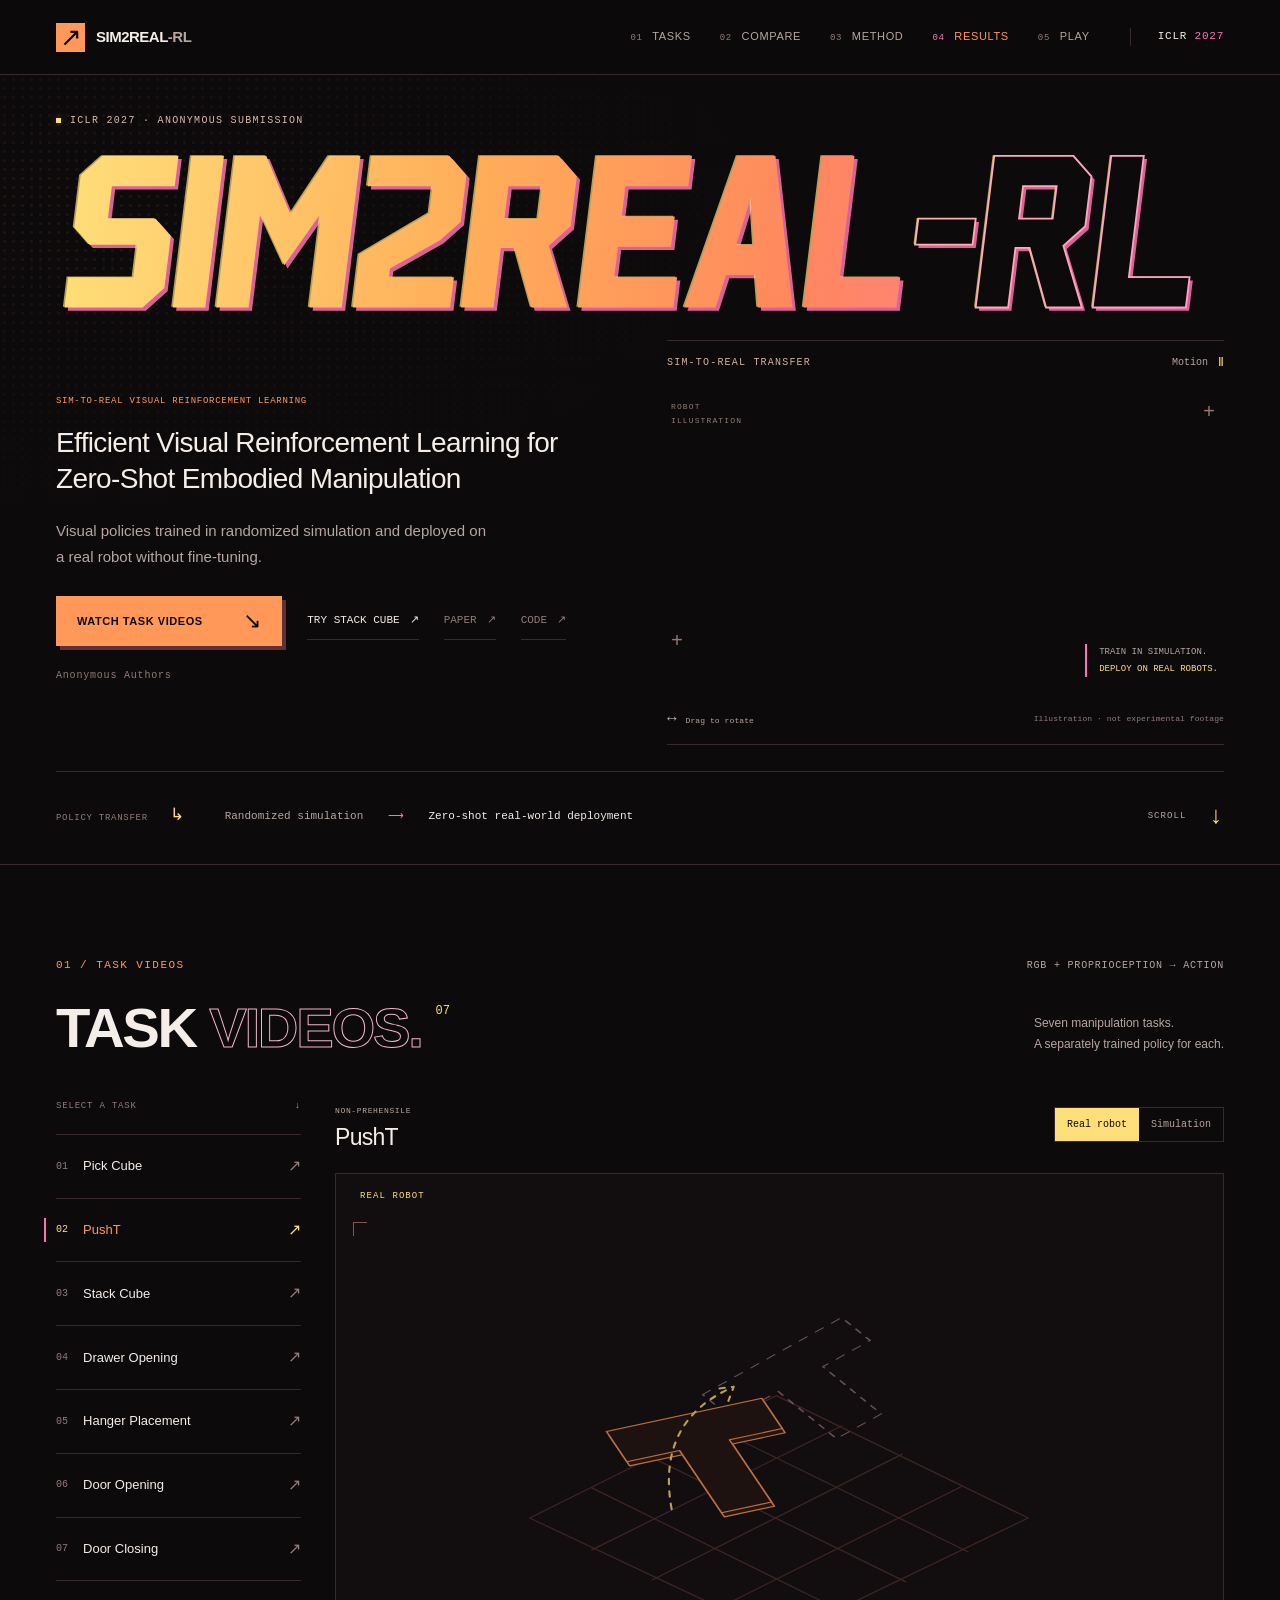
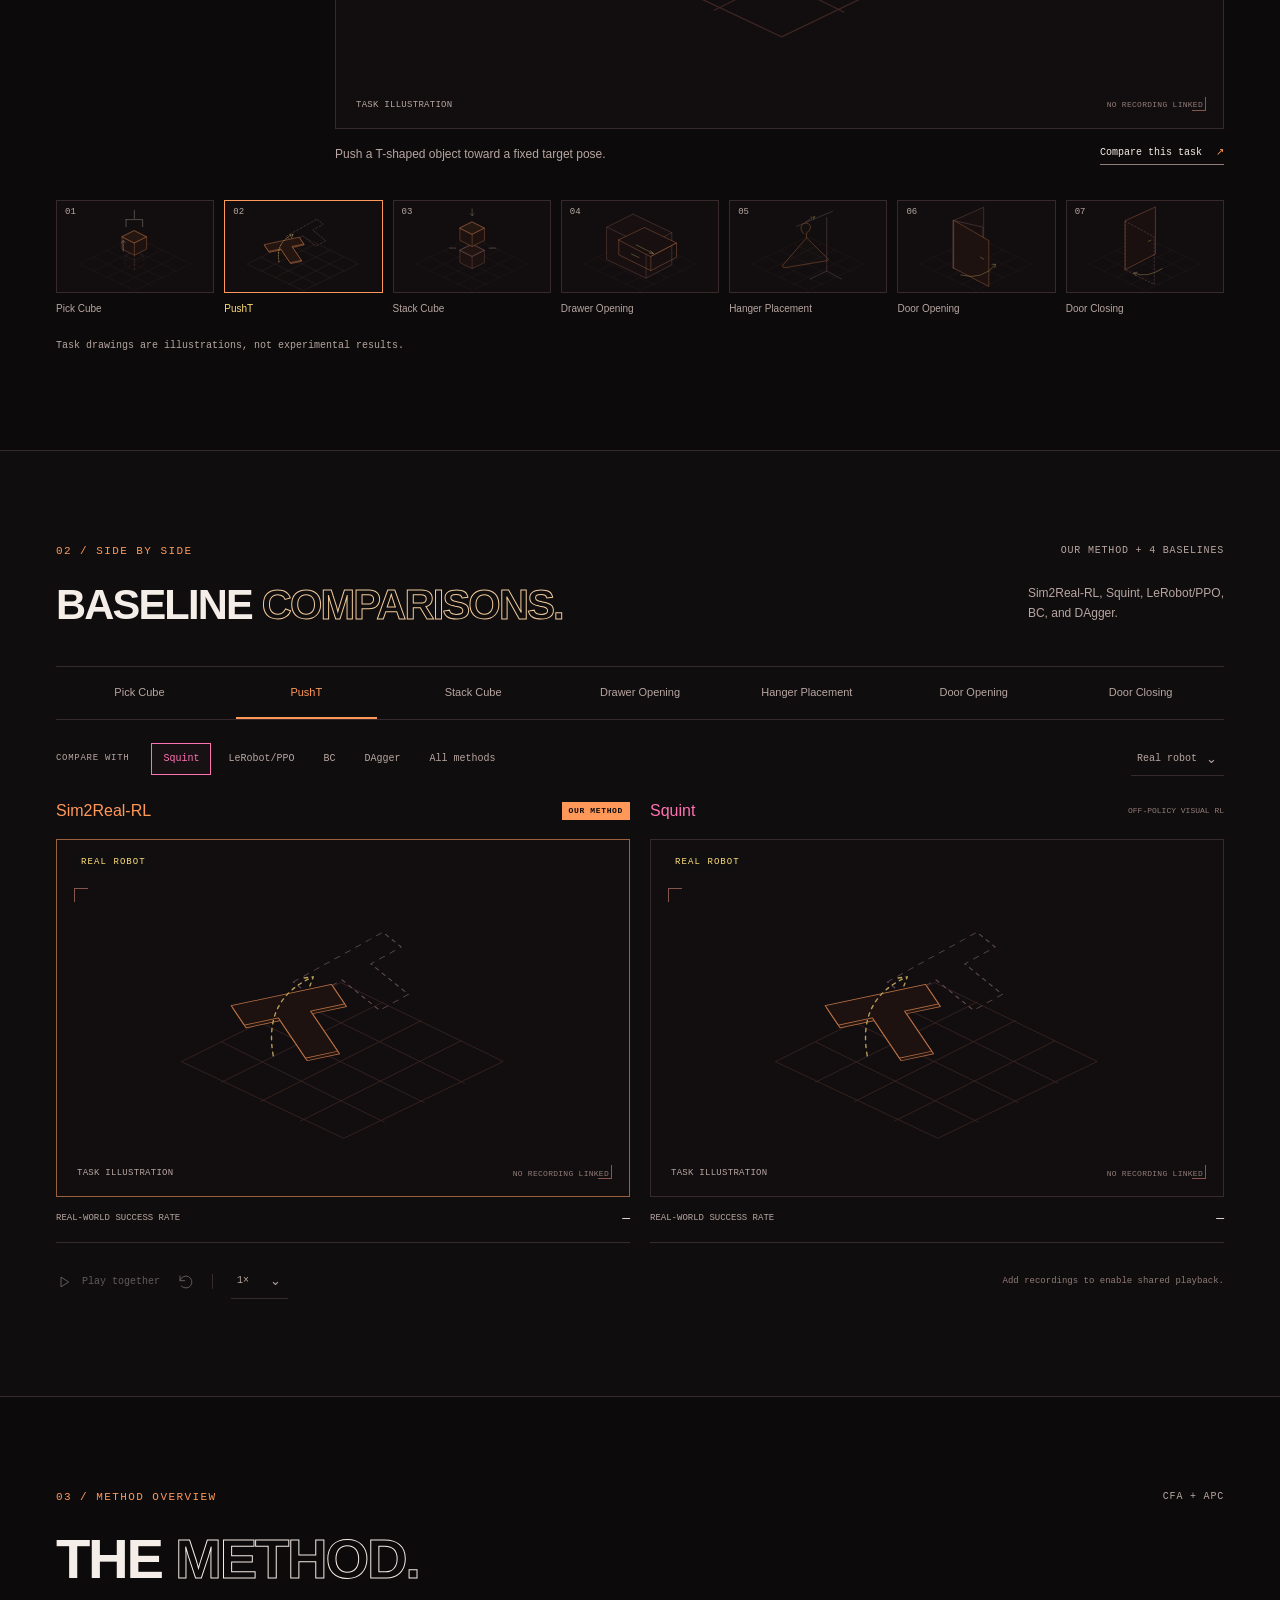
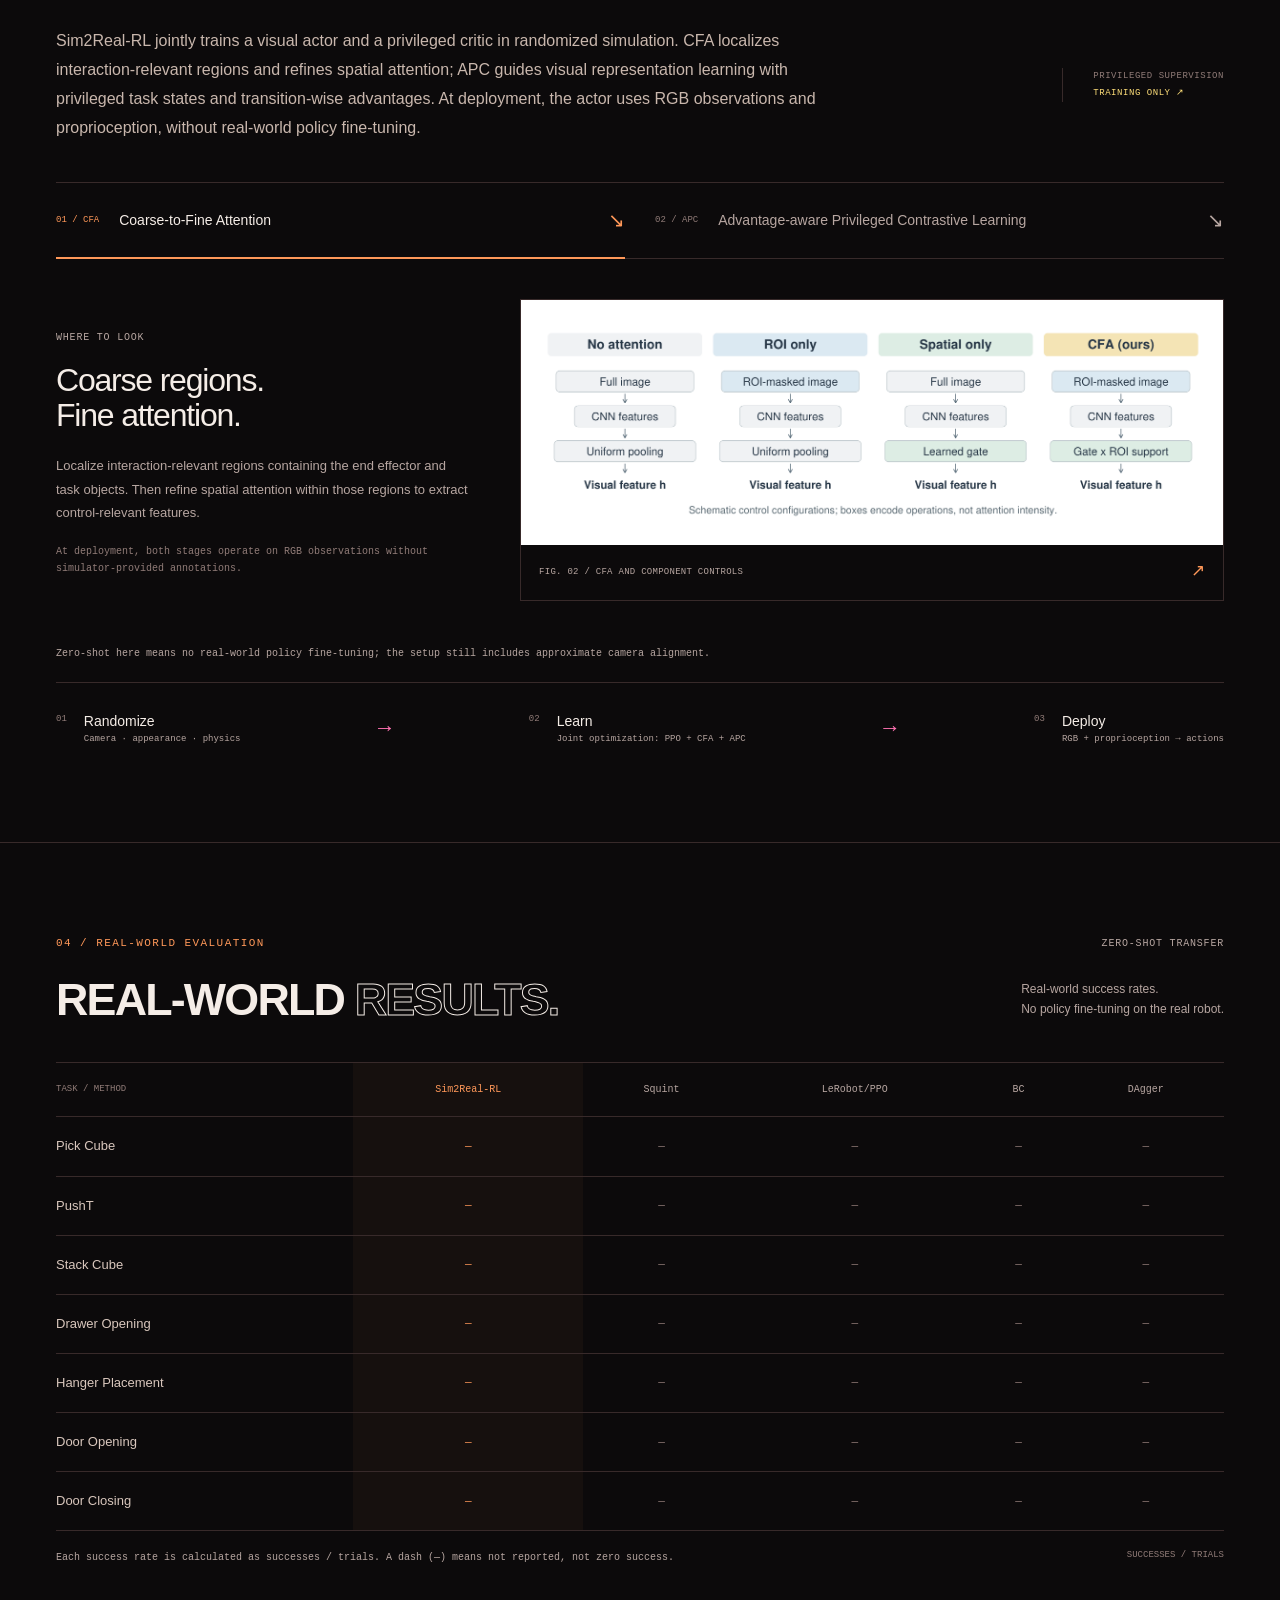
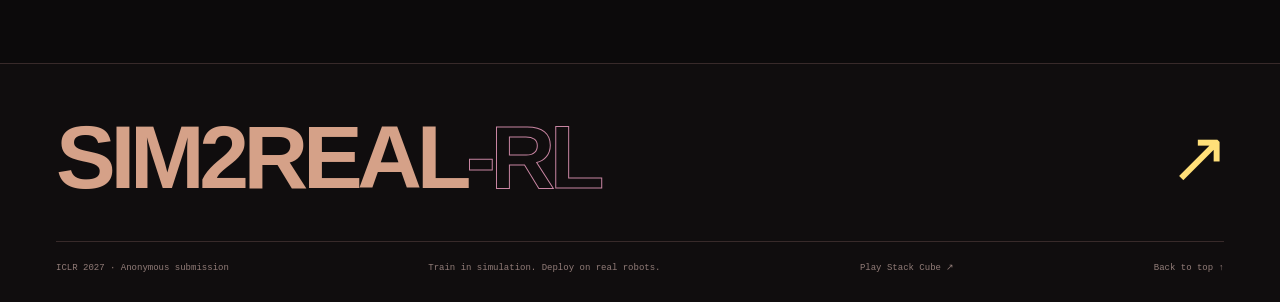
<file: index.html>
<!doctype html>
<html lang="en">
<head>
  <meta charset="utf-8">
  <meta name="viewport" content="width=device-width,initial-scale=1">
  <meta name="theme-color" content="#0c0a0b">
  <meta name="description" content="Sim2Real-RL — Efficient Visual Reinforcement Learning for Zero-Shot Embodied Manipulation. Anonymous project page.">
  <meta name="robots" content="noindex,nofollow,noarchive">
  <meta name="referrer" content="no-referrer">
  <title>Sim2Real-RL — Efficient Visual Reinforcement Learning for Zero-Shot Embodied Manipulation</title>
  <link rel="icon" href="assets/figures/favicon.svg?v=4-copy" type="image/svg+xml">
  <link rel="stylesheet" href="assets/css/neon.css?v=4-copy">
  <script src="assets/js/content.js?v=2" defer></script>
  <script src="assets/js/media-index.js?v=2" defer></script>
  <script src="assets/js/neon.js?v=4-copy" defer></script>
</head>
<body>
  <a class="skip" href="#tasks">Skip to task videos</a>
  <header class="header">
    <div class="wrap nav-wrap">
      <a class="brand" href="#top" aria-label="Sim2Real-RL home"><span class="brand-symbol" aria-hidden="true">↗</span><span>SIM2REAL<span class="brand-rl">-RL</span></span></a>
      <nav id="nav" aria-label="Main navigation"><a href="#tasks"><span>01</span> Tasks</a><a href="#comparison"><span>02</span> Compare</a><a href="#method"><span>03</span> Method</a><a href="#results"><span>04</span> Results</a><a href="play/"><span>05</span> Play</a></nav>
      <span class="nav-venue">ICLR <b>2027</b></span>
      <button class="menu" aria-label="Open navigation" aria-expanded="false" aria-controls="nav"><span></span><span></span></button>
    </div>
  </header>
  <main>
    <section class="hero" id="top">
      <div class="halftone" aria-hidden="true"></div>
      <div class="wrap hero-grid">
        <div class="hero-heading">
          <p class="eyebrow hero-eyebrow"><span class="signal"></span><span id="venue">ICLR 2027 · Anonymous submission</span></p>
          <h1 id="paper-title"><span class="sr-only">Sim2Real-RL</span><span class="hero-lettering"><svg xmlns="http://www.w3.org/2000/svg" viewBox="-25 -10 1078 163" aria-hidden="true" focusable="false">
<defs>
  <linearGradient id="sunset-letter-fill" gradientUnits="userSpaceOnUse" x1="-20" y1="0" x2="1045" y2="80">
    <stop offset="0" stop-color="#ffdf79"/><stop offset=".36" stop-color="#ffad59"/><stop offset=".65" stop-color="#ff875e"/><stop offset="1" stop-color="#ff78b0"/>
  </linearGradient>
  <linearGradient id="sunset-letter-outline" gradientUnits="userSpaceOnUse" x1="0" y1="0" x2="1045" y2="140">
    <stop offset="0" stop-color="#ffe4a0"/><stop offset=".55" stop-color="#ffc099"/><stop offset="1" stop-color="#ff9cc9"/>
  </linearGradient>
  <g id="wordmark-main" fill-rule="evenodd" transform="skewX(-7)"><path d="M88 0H18L0 18V66L16 82H60V112H0V140H72L90 122V74L74 58H30V28H88Z" transform="translate(0,0)"/><path d="M0 0H30V140H0Z" transform="translate(100,0)"/><path d="M0 140V0H29L58 54L87 0H116V140H86V53L58 101L30 53V140Z" transform="translate(140,0)"/><path d="M0 0H72L90 18V61L73 78L30 104V112H90V140H0V91L60 53V28H0Z" transform="translate(266,0)"/><path d="M0 0H73L92 19V65L74 83L98 140H65L43 85H30V140H0ZM30 28V58H61V28Z" transform="translate(366,0)"/><path d="M0 0H88V28H30V56H79V84H30V112H88V140H0Z" transform="translate(474,0)"/><path d="M0 140L32 0H67L100 140H68L62 110H35L29 140ZM41 82H57L49 39Z" transform="translate(572,0)"/><path d="M0 0H30V112H86V140H0Z" transform="translate(682,0)"/></g>
  <g id="wordmark-suffix" fill-rule="evenodd" transform="skewX(-7)"><path d="M0 58H53V82H0Z" transform="translate(778,0)"/><path d="M0 0H73L92 19V65L74 83L98 140H65L43 85H30V140H0ZM30 28V58H61V28Z" transform="translate(841,0)"/><path d="M0 0H30V112H86V140H0Z" transform="translate(949,0)"/></g>
  <g id="wordmark-all"><use href="#wordmark-main"/><use href="#wordmark-suffix"/></g>
  <mask id="wordmark-fill" maskUnits="userSpaceOnUse" x="-25" y="-10" width="1078" height="163"><use href="#wordmark-main" fill="white"/></mask>
  <mask id="wordmark-outline" maskUnits="userSpaceOnUse" x="-25" y="-10" width="1078" height="163"><use href="#wordmark-suffix" fill="none" stroke="white" stroke-width="1.7"/></mask>
</defs>
<use href="#wordmark-all" transform="translate(3,3)" fill="#ff72b2" opacity=".85"/>
<use href="#wordmark-all" transform="translate(-1.5,-.6)" fill="#ffdf79" opacity=".70"/>
<rect x="-25" y="-10" width="1078" height="163" fill="url(#sunset-letter-fill)" mask="url(#wordmark-fill)"/>
<use href="#wordmark-suffix" fill="#0c0a0b"/>
<rect x="-25" y="-10" width="1078" height="163" fill="url(#sunset-letter-outline)" mask="url(#wordmark-outline)"/>
</svg></span></h1>
        </div>
        <div class="hero-copy">
          <p class="micro-label hero-kicker">SIM-TO-REAL VISUAL REINFORCEMENT LEARNING</p>
          <p class="subtitle" id="subtitle">Efficient Visual Reinforcement Learning for Zero-Shot Embodied Manipulation</p>
          <p class="hero-summary">Visual policies trained in randomized simulation and deployed on a real robot without fine-tuning.</p>
          <div class="hero-actions"><a class="action-primary" href="#tasks">Watch task videos <span aria-hidden="true">↘</span></a><a class="action-text" href="play/">Try Stack Cube <span aria-hidden="true">↗</span></a><a class="action-text" id="paper-link" href="#" aria-disabled="true">Paper <span aria-hidden="true">↗</span></a><a class="action-text" id="code-link" href="#" aria-disabled="true">Code <span aria-hidden="true">↗</span></a></div>
          <p class="byline" id="authors">Anonymous Authors</p>
        </div>
        <div class="hero-stage" id="hero-stage">
          <div class="stage-top"><span class="mono">SIM-TO-REAL TRANSFER</span><button type="button" id="motion-toggle" aria-pressed="true" title="Pause decorative motion">Motion <span aria-hidden="true">Ⅱ</span></button></div>
          <div class="stage-canvas-wrap"><canvas id="arm-canvas" aria-label="Decorative robotic arm illustration. Drag to rotate the view; this is not experimental footage."></canvas><div class="stage-serial" aria-hidden="true">ROBOT<br>ILLUSTRATION</div><span class="stage-cross cross-one" aria-hidden="true">+</span><span class="stage-cross cross-two" aria-hidden="true">+</span><span class="stage-tag">TRAIN IN SIMULATION.<br><b>DEPLOY ON REAL ROBOTS.</b></span></div>
          <div class="stage-caption"><span><span class="drag-symbol" aria-hidden="true">↔</span> Drag to rotate</span><span>Illustration · not experimental footage</span></div>
        </div>
      </div>
      <div class="wrap hero-strip"><span class="strip-index">POLICY TRANSFER <span aria-hidden="true">↳</span></span><p>Randomized simulation <span class="strip-arrow" aria-hidden="true">⟶</span> <strong>Zero-shot real-world deployment</strong></p><a href="#tasks" class="scroll-link" aria-label="Scroll to tasks">SCROLL <span aria-hidden="true">↓</span></a></div>
    </section>

    <section class="section tasks" id="tasks">
      <div class="wrap">
        <div class="section-topline"><span class="eyebrow">01 / TASK VIDEOS</span><span class="micro-label">RGB + PROPRIOCEPTION → ACTION</span></div>
        <div class="section-heading"><h2>TASK <span class="outline">VIDEOS.</span><sup>07</sup></h2><p>Seven manipulation tasks.<br> A separately trained policy for each.</p></div>
        <div class="task-theater">
          <aside class="task-selector"><div class="selector-caption mono">SELECT A TASK <span>↓</span></div><div id="task-list" role="group" aria-label="Choose a manipulation task"></div></aside>
          <div class="screen-main">
            <div class="screen-toolbar"><div><span class="micro-label" id="gallery-category">NON-PREHENSILE</span><h3 id="gallery-name">PushT</h3></div><div class="switch" id="gallery-domain" role="group" aria-label="Recording domain"><button type="button" data-domain="real" class="active" aria-pressed="true">Real robot</button><button type="button" data-domain="sim" aria-pressed="false">Simulation</button></div></div>
            <div id="gallery-screen"></div>
            <div class="screen-footer"><p id="gallery-description"></p><button class="inline-link" id="compare-selected" type="button">Compare this task <span aria-hidden="true">↗</span></button></div>
          </div>
        </div>
        <div class="filmstrip" id="filmstrip" role="group" aria-label="All seven tasks"></div>
        <p class="fineprint gallery-disclaimer">Task drawings are illustrations, not experimental results.</p>
        <div id="overview-section" class="overview-section" hidden><div class="section-topline"><h3 class="mono">OVERVIEW VIDEO</h3></div><div id="overview-player"></div></div>
      </div>
    </section>

    <section class="section comparison" id="comparison">
      <div class="wrap">
        <div class="section-topline"><span class="eyebrow">02 / SIDE BY SIDE</span><span class="micro-label">OUR METHOD + 4 BASELINES</span></div>
        <div class="section-heading"><h2>BASELINE <span class="outline">COMPARISONS.</span></h2><p>Sim2Real-RL, Squint, LeRobot/PPO,<br> BC, and DAgger.</p></div>
        <div class="comparison-task-tabs" id="comparison-tasks" role="group" aria-label="Comparison task"></div>
        <div class="comparison-controlbar"><div class="baseline-picker"><span class="micro-label">COMPARE WITH</span><div id="baseline-tabs" role="group" aria-label="Choose baseline"></div></div><label class="select-label"><span class="sr-only">Comparison recording domain</span><select id="comparison-domain"><option value="real">Real robot</option><option value="sim">Simulation</option></select><span aria-hidden="true">⌄</span></label></div>
        <div class="comparison-videos" id="comparison-videos"></div>
        <div class="transport"><div class="transport-buttons"><button type="button" id="play-all" disabled><span data-icon="play" aria-hidden="true"></span><span id="play-label">Play together</span></button><button type="button" id="restart-all" aria-label="Restart recordings together" title="Restart recordings together" disabled><span data-icon="restart" aria-hidden="true"></span></button><span class="transport-divider" aria-hidden="true"></span><label class="select-label"><span class="sr-only">Playback speed</span><select id="playback-speed" aria-label="Playback speed"><option value="0.5">0.5×</option><option value="1" selected>1×</option><option value="2">2×</option></select><span aria-hidden="true">⌄</span></label></div><p id="playback-note" aria-live="polite">Add recordings to enable shared playback.</p></div>
      </div>
    </section>

    <section class="section method" id="method">
      <div class="wrap">
        <div class="section-topline"><span class="eyebrow">03 / METHOD OVERVIEW</span><span class="micro-label">CFA + APC</span></div>
        <div class="section-heading"><h2>THE <span class="outline">METHOD.</span></h2></div>
        <div class="method-intro"><p>Sim2Real-RL jointly trains a visual actor and a privileged critic in randomized simulation. CFA localizes interaction-relevant regions and refines spatial attention; APC guides visual representation learning with privileged task states and transition-wise advantages. At deployment, the actor uses RGB observations and proprioception, without real-world policy fine-tuning.</p><span class="method-aside">PRIVILEGED SUPERVISION<br><strong>TRAINING ONLY ↗</strong></span></div>
        <div class="method-tabs" role="tablist" aria-label="Method components"><button type="button" id="tab-cfa" role="tab" aria-selected="true" aria-controls="panel-cfa" data-method="cfa"><span>01 / CFA</span>Coarse-to-Fine Attention <b aria-hidden="true">↘</b></button><button type="button" id="tab-apc" role="tab" aria-selected="false" aria-controls="panel-apc" tabindex="-1" data-method="apc"><span>02 / APC</span>Advantage-aware Privileged Contrastive Learning <b aria-hidden="true">↘</b></button></div>
        <div class="method-panel" id="panel-cfa" role="tabpanel" aria-labelledby="tab-cfa">
          <div class="method-text"><span class="micro-label">WHERE TO LOOK</span><h3>Coarse regions.<br>Fine attention.</h3><p>Localize interaction-relevant regions containing the end effector and task objects. Then refine spatial attention within those regions to extract control-relevant features.</p><p class="method-footnote">At deployment, both stages operate on RGB observations without simulator-provided annotations.</p></div>
          <figure class="paper-figure"><button type="button" data-figure="assets/figures/cfa.png" data-caption="CFA and its component controls — manuscript Figure 2" aria-label="Enlarge CFA diagram"><img src="assets/figures/cfa.png" width="1300" height="440" alt="CFA component controls: no attention, ROI only, spatial only, and combined CFA." loading="lazy"></button><figcaption><span>FIG. 02 / CFA AND COMPONENT CONTROLS</span><span aria-hidden="true">↗</span></figcaption></figure>
        </div>
        <div class="method-panel" id="panel-apc" role="tabpanel" aria-labelledby="tab-apc" hidden>
          <div class="method-text"><span class="micro-label">WHAT TO LEARN</span><h3>Visual features.<br>Privileged guidance.</h3><p>Advantage-aware Privileged Contrastive Learning aligns visual and privileged-state representations from the same transition. Transition-wise advantages weight the contrastive objective.</p><p class="method-footnote">Privileged-state encoding and advantage weights are used only during simulation training.</p></div>
          <figure class="paper-figure"><button type="button" data-figure="assets/figures/apc.png" data-caption="Advantage-aware Privileged Contrastive Learning — manuscript Figure 3" aria-label="Enlarge APC diagram"><img src="assets/figures/apc.png" width="1300" height="500" alt="APC computation paths connecting visual features, privileged states, and advantage-weighted contrastive learning." loading="lazy"></button><figcaption><span>FIG. 03 / ADVANTAGE-AWARE PRIVILEGED CONTRASTIVE LEARNING</span><span aria-hidden="true">↗</span></figcaption></figure>
        </div>
        <p class="fineprint deployment-scope">Zero-shot here means no real-world policy fine-tuning; the setup still includes approximate camera alignment.</p>
        <div class="pipeline"><div><span>01</span><p>Randomize<strong>Camera · appearance · physics</strong></p></div><i aria-hidden="true">→</i><div><span>02</span><p>Learn<strong>Joint optimization: PPO + CFA + APC</strong></p></div><i aria-hidden="true">→</i><div><span>03</span><p>Deploy<strong>RGB + proprioception → actions</strong></p></div></div>
      </div>
    </section>

    <section class="section results" id="results">
      <div class="wrap">
        <div class="section-topline"><span class="eyebrow">04 / REAL-WORLD EVALUATION</span><span class="micro-label">ZERO-SHOT TRANSFER</span></div>
        <div class="section-heading"><h2>REAL-WORLD <span class="outline">RESULTS.</span></h2><p>Real-world success rates.<br>No policy fine-tuning on the real robot.</p></div>
        <div class="table-scroll" tabindex="0" role="region" aria-label="Real-world success rate table"><table><caption class="sr-only">Success rates by method and task. A dash indicates an unreported result, not zero success.</caption><thead id="result-head"></thead><tbody id="result-body"></tbody></table></div>
        <div class="result-notes"><p id="evaluation-note">Each success rate is calculated as successes / trials. A dash (—) means not reported, not zero success.</p><span class="mono">SUCCESSES / TRIALS</span></div>
        <div class="learning-curves" id="learning-curves" hidden></div>
      </div>
    </section>
  </main>
  <footer class="footer"><div class="wrap"><a href="#top" class="footer-logo">SIM2REAL<span>-RL</span><span class="footer-arrow" aria-hidden="true">↗</span></a><div class="footer-bottom"><span id="footer-venue">ICLR 2027 · Anonymous submission</span><span>Train in simulation. Deploy on real robots.</span><a href="play/">Play Stack Cube ↗</a><a href="#top">Back to top ↑</a></div></div></footer>
  <dialog id="figure-dialog" aria-labelledby="figure-caption"><div class="dialog-header"><h2 id="figure-caption">Method figure</h2><button type="button" class="dialog-close" aria-label="Close figure">×</button></div><img id="figure-image" alt=""></dialog>
  <div id="toast" role="status" aria-live="polite"></div>
  <noscript><div class="noscript">JavaScript is disabled. Enable it to select tasks and display the comparison. This page does not load analytics or third-party scripts.</div></noscript>
</body>
</html>
</file>
<file: assets/css/neon.css>
/* Sim2Real-RL / Sunset / Orange, Pink & Yellow. Standalone CSS — no theme, framework, CDN, or fonts. */
:root{--ink:#0c0a0b;--surface:#141012;--raised:#1d1518;--rule:#382a2a;--paper:#f5ede7;--muted:#b7a6a1;--dim:#917c78;--orange:#ff9859;--yellow:#ffdf79;--pink:#ff72b2;--body:Arial,Helvetica,sans-serif;--mono:"SFMono-Regular",Consolas,"Liberation Mono",monospace;--display:Impact,"Arial Narrow",Arial,sans-serif;--width:1280px}
*,*::before,*::after{box-sizing:border-box}html{scroll-behavior:smooth;scroll-padding-top:94px;color-scheme:dark}body{margin:0;background:var(--ink);color:var(--paper);font-family:var(--body);font-size:16px;line-height:1.55;-webkit-font-smoothing:antialiased}body:has(dialog[open]){overflow:hidden}button,input,select{font:inherit}button,a,select{-webkit-tap-highlight-color:transparent}button{color:inherit;border:0;cursor:pointer;background:none}a{color:inherit;text-decoration:none}button:disabled{cursor:not-allowed;opacity:.35}button:focus-visible,a:focus-visible,select:focus-visible,[tabindex]:focus-visible{outline:2px solid var(--yellow);outline-offset:6px}img,svg,canvas{max-width:100%;display:block}img{height:auto}svg{width:100%;height:100%}h1,h2,h3,p,figure{margin:0}button{padding:0}::selection{background:var(--orange);color:var(--ink)}[hidden]{display:none!important}.wrap{width:min(var(--width),calc(100% - 112px));margin-inline:auto}.sr-only{position:absolute;width:1px;height:1px;padding:0;margin:-1px;overflow:hidden;clip:rect(0,0,0,0);white-space:nowrap;border:0}.skip{position:fixed;left:20px;top:-80px;background:var(--orange);color:var(--ink);padding:14px;z-index:300}.skip:focus{top:20px}.mono,.eyebrow,.micro-label,.fineprint{font-family:var(--mono)}.eyebrow{font-size:11px;letter-spacing:.13em;line-height:1.5;text-transform:uppercase;color:var(--orange)}.micro-label{font-size:10px;letter-spacing:.08em;color:var(--muted);text-transform:uppercase}.fineprint{font-size:10px;color:var(--muted);line-height:1.7}.outline{color:transparent;-webkit-text-stroke:1px var(--paper);font-weight:800}.header{position:sticky;top:0;z-index:50;background:rgba(12,10,11,.94);backdrop-filter:blur(14px);border-bottom:1px solid var(--rule)}.nav-wrap{height:74px;display:flex;align-items:center;gap:40px}.brand{display:flex;align-items:center;gap:11px;font-size:15px;font-weight:900;letter-spacing:-.5px;white-space:nowrap}.brand-symbol{width:29px;height:29px;display:grid;place-items:center;background:var(--orange);color:var(--ink);font-size:26px;font-weight:400;line-height:1}.brand-rl{color:var(--muted)}#nav{margin-left:auto;display:flex;align-items:center;gap:29px}#nav a{font-size:11px;letter-spacing:.06em;text-transform:uppercase;color:var(--muted);padding:8px 0;transition:color .18s}#nav a span{font-family:var(--mono);font-size:9px;margin-right:6px;color:var(--dim)}#nav a:hover,#nav a.current{color:var(--orange)}.nav-venue{font-family:var(--mono);font-size:11px;letter-spacing:.07em;border-left:1px solid var(--rule);padding-left:27px}.nav-venue b{font-weight:400;color:var(--orange)}.menu{display:none}
/* Cover: oversized drawn lettering, quiet ink, and an interactive concept stage. */
.hero{position:relative;overflow:hidden}.halftone{position:absolute;inset:0;pointer-events:none;background-image:radial-gradient(circle,rgba(255,152,89,.13) 1.25px,transparent 1.6px);background-size:9px 9px;mask-image:radial-gradient(ellipse 47% 65% at 5% 13%,#000,transparent 92%);opacity:.65;transform:translate(var(--hx,0px),var(--hy,0px));transition:transform .4s ease-out}.hero-grid{display:grid;grid-template-columns:1.1fr 1fr;align-items:center;gap:42px;padding-block:58px 34px;position:relative}.hero-copy{position:relative;z-index:2}.hero-eyebrow{display:flex;gap:9px;align-items:center;margin-bottom:24px;font-size:10px;color:#d9bab0}.signal{width:5px;height:5px;background:var(--orange);box-shadow:0 0 9px #ff985950}#paper-title{font-size:80px;line-height:1;font-weight:900;margin-left:-7px;max-width:586px}.hero-lettering{display:block}.hero-lettering svg{width:100%;height:auto;overflow:visible;transition:filter .4s}.hero-lettering:hover svg{filter:drop-shadow(0 0 12px #ff98591f)}.subtitle{font-size:19px;line-height:1.48;max-width:465px;margin-top:12px;color:#d9c7bf;letter-spacing:-.35px}.hero-actions{display:flex;align-items:center;gap:25px;margin-top:29px}.action-primary{display:flex;align-items:center;justify-content:space-between;gap:40px;background:var(--orange);color:var(--ink);height:50px;padding:0 21px;font-weight:800;font-size:11px;letter-spacing:.05em;text-transform:uppercase;box-shadow:4px 4px 0 #5e3037;transition:transform .2s,box-shadow .2s}.action-primary span{font-size:22px;font-weight:400}.action-primary:hover{transform:translate(-2px,-2px);box-shadow:6px 6px 0 #814053}.action-primary:active{transform:translate(2px,2px);box-shadow:2px 2px 0 #814053}.action-text{display:flex;align-items:center;gap:10px;font-family:var(--mono);font-size:11px;text-transform:uppercase;border-bottom:1px solid var(--rule);padding-block:10px}.action-text:hover{color:var(--orange);border-color:var(--orange)}.action-text[aria-disabled=true]{color:var(--dim)}.byline{font-family:var(--mono);color:var(--dim);font-size:10px;margin-top:22px;letter-spacing:.08em}.hero-stage{min-width:0;align-self:stretch;display:flex;flex-direction:column;justify-content:center;position:relative;padding-top:32px}.stage-top{display:flex;justify-content:space-between;gap:12px;align-items:center;border-top:1px solid var(--rule);padding-block:13px;position:relative;z-index:3}.stage-top .mono{font-size:10px;letter-spacing:.12em;color:var(--muted)}#motion-toggle{font-family:var(--mono);font-size:10px;color:var(--muted);display:flex;align-items:center;gap:10px}#motion-toggle span{color:var(--orange);font-size:12px}.stage-canvas-wrap{height:450px;position:relative;isolation:isolate;margin-inline:-30px;overflow:hidden}#arm-canvas{width:100%;height:100%;cursor:grab;touch-action:pan-y}#arm-canvas:active{cursor:grabbing}.stage-serial{position:absolute;left:24px;top:42px;font-family:var(--mono);font-size:9px;letter-spacing:.14em;line-height:1.7;color:var(--dim);pointer-events:none}.stage-cross{position:absolute;color:#987971;font-family:var(--mono);font-size:20px;pointer-events:none}.cross-one{right:25px;top:33px}.cross-two{left:20px;bottom:55px}.stage-tag{position:absolute;right:26px;bottom:34px;border-left:2px solid var(--orange);padding-left:12px;font-family:var(--mono);font-size:10px;letter-spacing:.06em;line-height:1.8;color:var(--muted);pointer-events:none}.stage-tag b{color:var(--orange);font-weight:400}.stage-caption{display:flex;justify-content:space-between;align-items:center;border-bottom:1px solid var(--rule);padding:14px 0;color:var(--dim);font-family:var(--mono);font-size:9px;letter-spacing:.01em}.stage-caption span:first-child{color:var(--muted)}.drag-symbol{font-size:16px;margin-right:4px}.hero-strip{position:relative;display:flex;align-items:center;border-top:1px solid var(--rule);padding-block:26px 29px;gap:40px;font-family:var(--mono);font-size:11px}.strip-index{font-size:9px;color:var(--dim);white-space:nowrap;letter-spacing:.08em}.strip-index span{margin-left:16px;font-size:17px;color:var(--orange)}.hero-strip p{color:var(--muted)}.hero-strip strong{font-weight:400;color:var(--paper)}.strip-arrow{color:var(--orange);margin-inline:18px}.scroll-link{display:flex;gap:22px;align-items:center;margin-left:auto;color:var(--muted);font-size:9px;letter-spacing:.12em}.scroll-link span{font-size:24px;color:var(--orange)}
/* Section rhythm is editorial, not a repeated grid of rounded cards. */
.section{padding-block:92px 96px;border-top:1px solid var(--rule);scroll-margin-top:0}.section-topline{display:flex;align-items:center;justify-content:space-between;gap:24px;margin-bottom:24px}.section-heading{display:flex;align-items:flex-end;justify-content:space-between;gap:24px;margin-bottom:38px}.section-heading h2{font-size:clamp(38px,4.4vw,63px);line-height:1.07;letter-spacing:-2.3px;font-weight:900;white-space:normal}.section-heading sup{display:inline-block;font-family:var(--mono);font-size:12px;font-weight:400;letter-spacing:0;margin-left:14px;color:var(--orange);vertical-align:top;transform:translateY(7px)}.section-heading>p{font-size:12px;color:var(--muted);line-height:1.7;margin-bottom:4px;flex-shrink:0}.task-theater{display:grid;grid-template-columns:245px 1fr;gap:34px}.selector-caption{display:flex;justify-content:space-between;font-size:9px;letter-spacing:.09em;color:var(--dim);padding-block:4px 20px}.selector-caption>span{color:var(--orange)}#task-list{border-top:1px solid var(--rule)}.task-choice{display:flex;align-items:center;width:100%;padding:19px 0;border-bottom:1px solid var(--rule);font-size:13px;text-align:left;gap:15px;position:relative;transition:color .2s}.task-choice .num{color:var(--dim);font-family:var(--mono);font-size:10px}.task-choice .task-arrow{margin-left:auto;color:var(--dim);font-size:16px}.task-choice.active{color:var(--orange)}.task-choice.active::before{content:"";position:absolute;left:-12px;top:19px;bottom:19px;width:2px;background:var(--orange)}.task-choice.active .num,.task-choice.active .task-arrow{color:var(--orange)}.task-choice:hover{color:var(--orange)}.screen-main{min-width:0}.screen-toolbar{display:flex;justify-content:space-between;align-items:center;gap:15px;margin-bottom:20px;min-height:44px}.screen-toolbar .micro-label{font-size:8px}.screen-toolbar h3{font-size:23px;font-weight:500;letter-spacing:-.7px;line-height:1.4}.switch{display:flex;border:1px solid var(--rule);flex-shrink:0}.switch button{font-family:var(--mono);font-size:10px;padding:9px 12px;color:var(--muted)}.switch button.active{background:var(--orange);color:var(--ink)}.switch button:hover:not(.active){color:var(--paper);background:var(--raised)}.screen-footer{display:flex;justify-content:space-between;align-items:flex-start;gap:20px;padding-top:16px}.screen-footer>p{font-size:12px;color:var(--muted);max-width:500px}.inline-link{font-family:var(--mono);font-size:10px;white-space:nowrap;padding-bottom:4px;border-bottom:1px solid var(--dim)}.inline-link span{color:var(--orange);margin-left:8px}.inline-link:hover{color:var(--orange)}.filmstrip{display:grid;grid-template-columns:repeat(7,minmax(0,1fr));gap:10px;margin-top:35px}.film-item{min-width:0;text-align:left;position:relative}.film-image{height:93px;border:1px solid var(--rule);background:#120e10;position:relative;overflow:hidden;transition:border-color .25s}.film-image>svg{width:100%;height:100%;opacity:.58;transition:opacity .3s}.film-image>img{width:100%;height:100%;object-fit:cover}.film-index{position:absolute;left:8px;top:5px;font-size:9px;font-family:var(--mono);color:var(--muted)}.film-item.active .film-image{border-color:var(--orange)}.film-item.active .film-image>svg,.film-item:hover .film-image>svg{opacity:1}.film-item:hover .film-image{border-color:var(--muted)}.film-name{display:block;color:var(--muted);font-size:10px;padding-top:8px;white-space:nowrap;overflow:hidden;text-overflow:ellipsis}.film-item.active .film-name{color:var(--orange)}.gallery-disclaimer{margin-top:20px}.overview-section{margin-top:60px}.overview-section .media-frame{max-width:980px;margin-inline:auto}
/* Media surfaces do not apply atmospheric effects to recordings. */
.media-frame{position:relative;aspect-ratio:16/10;background:#120e10;border:1px solid var(--rule);overflow:hidden;isolation:isolate;min-width:0}.media-frame video{position:absolute;inset:0;width:100%;height:100%;object-fit:contain;background:#000;z-index:1}.media-frame .actual-poster{position:absolute;inset:0;width:100%;height:100%;object-fit:contain;z-index:1}.media-corner-label{position:absolute;left:17px;top:13px;font-family:var(--mono);font-size:9px;letter-spacing:.12em;z-index:4;color:#d4beb5;background:#120e10cf;padding:3px 7px;pointer-events:none}.media-corner-label.real{color:var(--orange)}.media-placeholder{position:absolute;inset:0;display:flex;align-items:center;justify-content:center;background:#120e10;z-index:2;pointer-events:none}.media-art{position:absolute;inset:9% 18% 13%;opacity:.7}.media-art svg{width:100%;height:100%}.placeholder-cross{position:absolute;width:14px;height:14px;border-top:1px solid #84564d;border-left:1px solid #84564d;left:17px;top:48px}.placeholder-cross.second{left:auto;top:auto;bottom:17px;right:17px;transform:rotate(180deg)}.placeholder-info{position:absolute;bottom:15px;left:20px;right:20px;display:flex;align-items:center;justify-content:space-between;gap:15px;font-family:var(--mono);font-size:9px;letter-spacing:.03em;color:var(--muted)}.placeholder-info .placeholder-state{color:var(--dim);font-size:8px}.poster-play{position:absolute;inset:0;z-index:3;display:grid;place-items:center;background:transparent}.poster-play>span{width:64px;height:64px;background:var(--orange);color:var(--ink);display:grid;place-items:center;box-shadow:4px 4px 0 #5c303a;border:1px solid #ff9859}.poster-play svg{width:23px;height:23px}.poster-play:hover>span{background:var(--paper)}.media-frame.ready .media-placeholder,.media-frame.playing .media-placeholder{display:none}.media-frame.with-poster .media-placeholder{background:linear-gradient(transparent 60%,rgba(0,0,0,.8))}.media-frame.with-poster .media-art{display:none}.media-frame.playing .media-corner-label{opacity:0}.media-frame.ready:not(.playing) .media-corner-label{opacity:.8}.media-frame.unavailable .media-placeholder{display:flex}.media-frame.unavailable video{display:none}
/* Comparison: wide recordings, independent baseline tabs, shared transport. */
.comparison{background:#100d0e}.comparison-task-tabs{display:flex;border-top:1px solid var(--rule);border-bottom:1px solid var(--rule);margin-bottom:22px;overflow-x:auto;scrollbar-width:thin;gap:0}.comparison-task-tabs button{position:relative;min-height:52px;white-space:nowrap;flex:1;padding:10px 13px;font-size:11px;color:var(--muted)}.comparison-task-tabs button.active{color:var(--orange)}.comparison-task-tabs button.active::after{content:"";position:absolute;bottom:0;height:2px;left:13px;right:13px;background:var(--orange)}.comparison-task-tabs button:hover{color:var(--paper)}.comparison-controlbar{display:flex;align-items:center;justify-content:space-between;gap:20px;margin-bottom:23px}.baseline-picker{display:flex;align-items:center;gap:22px;min-width:0}.baseline-picker .micro-label{font-size:9px}#baseline-tabs{display:flex;align-items:center;gap:5px;flex-wrap:wrap}#baseline-tabs button{padding:7px 11px;font-size:10px;font-family:var(--mono);border:1px solid transparent;color:var(--muted)}#baseline-tabs button.active{border-color:var(--orange);color:var(--orange);background:#ff985908}#baseline-tabs button:hover{background:var(--raised)}.select-label{position:relative;display:inline-flex;align-items:center}.select-label select{background:transparent;color:var(--muted);appearance:none;border:0;border-bottom:1px solid var(--rule);font-family:var(--mono);font-size:10px;min-height:34px;cursor:pointer;padding:5px 26px 5px 6px;border-radius:0}.select-label>span:not(.sr-only){pointer-events:none;position:absolute;right:7px;font-size:13px;color:var(--muted)}.select-label select option{background:var(--raised);color:var(--paper)}.comparison-videos{display:grid;grid-template-columns:repeat(2,minmax(0,1fr));gap:20px}.comparison-videos.all-methods{grid-template-columns:repeat(3,minmax(0,1fr))}.comparison-card{min-width:0}.method-player-head{display:flex;justify-content:space-between;align-items:center;gap:10px;padding:0 0 15px;font-size:16px}.method-player-head .method-name{font-weight:500}.method-player-head .method-category{font-size:8px;font-family:var(--mono);color:var(--dim);text-transform:uppercase}.comparison-card.ours .method-name{color:var(--orange)}.comparison-card.ours .method-category{background:var(--orange);color:var(--ink);padding:3px 7px;letter-spacing:.08em;font-weight:700}.comparison-card.ours .media-frame{border-color:#9b603e}.comparison-card .media-frame{aspect-ratio:16/10}.method-player-foot{display:flex;align-items:center;justify-content:space-between;gap:15px;padding:12px 0;border-bottom:1px solid var(--rule);font-family:var(--mono);font-size:9px;color:var(--muted)}.method-player-foot strong{font-size:13px;font-weight:400;color:var(--paper)}.method-player-foot .trial-count{font-size:9px;color:var(--muted);margin-left:7px}.transport{display:flex;align-items:center;justify-content:space-between;gap:20px;margin-top:21px}.transport-buttons{display:flex;align-items:center;gap:18px;flex-shrink:0}.transport-buttons>button{display:flex;gap:10px;align-items:center;font-family:var(--mono);font-size:10px;color:var(--paper);min-height:36px}.transport-buttons>button:not(:disabled):hover{color:var(--orange)}.transport-buttons [data-icon]{display:block;width:16px;height:16px}.transport-divider{height:15px;border-left:1px solid var(--rule)}.transport p{font-family:var(--mono);font-size:9px;color:var(--dim);text-align:right;max-width:500px}.comparison-videos.all-methods .method-category{font-size:7px}.comparison-videos.all-methods .placeholder-info{left:10px;right:10px;font-size:8px}.comparison-videos.all-methods .placeholder-state{display:none}
/* Method: source figures remain legible; contrast is not inverted. */
.method-intro{display:flex;gap:55px;align-items:center;justify-content:space-between;margin-bottom:40px}.method-intro>p{font-size:16px;color:#c9b7ad;line-height:1.8;max-width:775px}.method-aside{font-family:var(--mono);font-size:9px;line-height:1.9;letter-spacing:.06em;flex-shrink:0;color:var(--dim);border-left:1px solid var(--rule);padding-left:30px}.method-aside strong{color:var(--orange);font-weight:400}.method-tabs{display:grid;grid-template-columns:1fr 1fr;gap:30px;border-top:1px solid var(--rule);border-bottom:1px solid var(--rule)}.method-tabs button{display:flex;flex-wrap:wrap;align-items:center;text-align:left;gap:10px 20px;color:var(--muted);font-size:14px;padding:22px 0;position:relative}.method-tabs button>span{color:var(--dim);font-family:var(--mono);font-size:9px}.method-tabs button>b{margin-left:auto;font-weight:400;font-size:20px}.method-tabs button[aria-selected=true]{color:var(--paper)}.method-tabs button[aria-selected=true]>span,.method-tabs button[aria-selected=true]>b{color:var(--orange)}.method-tabs button[aria-selected=true]::after{content:"";position:absolute;left:0;bottom:-1px;right:0;height:2px;background:var(--orange)}.method-panel{display:grid;grid-template-columns:1fr 1.7fr;gap:50px;align-items:center;min-height:360px;padding-block:40px}.method-text h3{font-size:32px;line-height:1.12;font-weight:500;letter-spacing:-1.2px;margin-top:15px;margin-bottom:20px}.method-text>p{font-size:13px;color:var(--muted);line-height:1.8}.method-text>p.method-footnote{font-family:var(--mono);font-size:10px;color:var(--dim);line-height:1.65;margin-top:20px}.paper-figure{border:1px solid var(--rule);min-width:0}.paper-figure>button{display:block;width:100%;background:#fff;padding:22px 16px;overflow:hidden}.paper-figure img{width:100%;height:auto;max-height:260px;object-fit:contain}.paper-figure figcaption{display:flex;justify-content:space-between;align-items:center;font-family:var(--mono);font-size:9px;letter-spacing:.03em;padding:14px 18px;color:var(--muted)}.paper-figure figcaption>span:last-child{font-size:17px;color:var(--orange)}.paper-figure>button:hover img{opacity:.85}.pipeline{display:flex;align-items:center;justify-content:space-between;gap:20px;border-top:1px solid var(--rule);padding-top:27px}.pipeline>div{display:flex;align-items:flex-start;gap:17px}.pipeline>div>span{color:var(--dim);font-size:9px;font-family:var(--mono);padding-top:3px}.pipeline p{font-size:14px;line-height:1.6}.pipeline strong{display:block;font-family:var(--mono);font-size:9px;color:var(--muted);font-weight:400}.pipeline>i{color:var(--orange);font-size:22px;font-style:normal;padding-inline:12px}
/* Table is intentionally honest about missing data. */
.table-scroll{overflow-x:auto;border-top:1px solid var(--rule)}table{width:100%;border-collapse:collapse;min-width:660px;font-family:var(--mono);font-size:11px}th,td{padding:19px 14px;text-align:center;border-bottom:1px solid var(--rule)}th{font-weight:400;color:var(--muted);font-size:10px}th:first-child,td:first-child{text-align:left;padding-left:0}th:first-child{font-size:9px;color:var(--dim)}td:first-child{font-family:var(--body);font-size:13px;color:#d9c7bd}th.ours,td.ours{background:#ff985907;color:var(--orange)}td{color:var(--dim)}.result-rate{display:block;font-size:13px;color:var(--paper)}td.ours .result-rate{color:var(--orange)}.result-count{display:block;font-size:8px;color:var(--muted);margin-top:3px}.result-notes{display:flex;justify-content:space-between;align-items:flex-start;gap:30px;margin-top:18px}.result-notes p{font-size:10px;line-height:1.8;color:var(--muted);font-family:var(--mono);max-width:820px}.result-notes>span{font-size:9px;color:var(--dim);white-space:nowrap}.learning-curves{margin-top:42px;display:grid;grid-template-columns:1fr 1fr;gap:24px}.learning-curves figure{background:#fff}.learning-curves img{width:100%;height:auto}.learning-curves figcaption{color:var(--ink);font-size:12px;padding:15px}
.footer{border-top:1px solid var(--rule);padding-block:44px 26px;overflow:hidden;background:#100d0e}.footer-logo{display:flex;align-items:center;font-weight:900;font-size:clamp(38px,7vw,108px);letter-spacing:-.06em;line-height:1.1;color:#d5a188}.footer-logo>span:first-child{color:transparent;-webkit-text-stroke:1px #a16c7c}.footer-logo .footer-arrow{margin-left:auto;color:var(--orange);font-weight:400;font-size:.8em}.footer-bottom{display:flex;justify-content:space-between;gap:20px;margin-top:34px;padding-top:20px;border-top:1px solid var(--rule);font-family:var(--mono);font-size:9px;color:var(--dim)}.footer-bottom a:hover{color:var(--orange)}dialog{background:var(--surface);color:var(--paper);border:1px solid var(--rule);padding:20px;width:min(1100px,92vw);max-height:90vh}dialog::backdrop{background:#000c;backdrop-filter:blur(6px)}.dialog-header{display:flex;align-items:center;justify-content:space-between;gap:25px;padding-bottom:18px}.dialog-header h2{font-family:var(--mono);font-size:12px;font-weight:400;line-height:1.6}.dialog-close{font-size:28px;line-height:1;width:32px;height:32px;flex-shrink:0;color:var(--orange)}#figure-image{width:100%;max-height:70vh;object-fit:contain;background:#fff}#toast{position:fixed;bottom:24px;left:50%;transform:translate(-50%,10px);z-index:120;max-width:calc(100% - 32px);padding:13px 20px;border:1px solid var(--rule);border-left:2px solid var(--orange);background:var(--raised);font-size:12px;opacity:0;pointer-events:none;transition:.2s}#toast.visible{opacity:1;transform:translate(-50%,0)}.noscript{padding:20px;background:var(--raised);color:var(--paper);text-align:center}

/* Sunset accents. Keep experimental images and video pixels unmodified. */
.signal{background:var(--yellow);box-shadow:0 0 9px #ffdf7950}
.nav-venue b{color:var(--pink)}
#nav a.current span{color:var(--pink)}
.hero-lettering:hover svg{filter:drop-shadow(0 0 12px #ff98591f)}
.stage-top .mono{color:#d3b0a3}
#motion-toggle span,.stage-tag b,.strip-index span,.scroll-link span{color:var(--yellow)}
.stage-tag{border-left-color:var(--pink)}
.strip-arrow{color:var(--pink)}
.section-heading sup{color:var(--yellow)}
.tasks .section-heading .outline{-webkit-text-stroke-color:#f4b8c9}
.comparison .section-heading .outline{-webkit-text-stroke-color:#f2cc9d}
.task-choice.active .num,.task-choice.active .task-arrow{color:var(--yellow)}
.task-choice.active::before{background:var(--pink)}
.switch button.active{background:var(--yellow)}
.media-corner-label.real{color:var(--yellow)}
.media-corner-label.sim{color:var(--pink)}
.film-item.active .film-name{color:var(--yellow)}
#baseline-tabs button.active{border-color:var(--pink);color:var(--pink);background:#ff72b208}
.comparison-card:not(.ours) .method-name{color:var(--pink)}
.method-aside strong{color:var(--yellow)}
#tab-apc[aria-selected=true]>span,#tab-apc[aria-selected=true]>b{color:var(--pink)}
#tab-apc[aria-selected=true]::after{background:var(--pink)}
.pipeline>i{color:var(--pink)}
th.ours,td.ours{background:#ff98590a}
td.ours .result-rate{color:var(--yellow)}
.footer-logo>span:first-child{-webkit-text-stroke-color:#c885a2}
.footer-logo .footer-arrow{color:var(--yellow)}

@media(min-width:1600px){.hero-grid{padding-block:74px 46px}.stage-canvas-wrap{height:495px}}
@media(max-width:1150px){.wrap{width:calc(100% - 72px)}.hero-grid{gap:20px}.hero-actions{gap:20px}.stage-canvas-wrap{height:410px}.nav-wrap{gap:25px}#nav{gap:18px}.section-heading h2{font-size:46px}.task-theater{grid-template-columns:200px 1fr;gap:26px}.task-choice{padding-block:17px}.task-choice.active::before{top:17px;bottom:17px}.film-image{height:78px}.method-panel{gap:30px}.method-tabs button{font-size:12px;gap:10px}.method-tabs button>span{font-size:8px}.pipeline strong{font-size:8px}.transport p{max-width:390px}}
@media(max-width:900px){.nav-venue{display:none}.wrap{width:calc(100% - 48px)}.hero-grid{padding-top:42px;grid-template-columns:1fr 1fr;gap:12px}#paper-title{max-width:480px}.subtitle{font-size:16px;max-width:340px}.hero-actions{gap:14px;flex-wrap:wrap}.action-primary{height:44px;gap:19px;padding-inline:15px;font-size:10px}.action-text{font-size:10px}.stage-canvas-wrap{height:350px;margin-inline:-15px}.stage-serial{left:16px;font-size:8px}.stage-tag{right:15px;font-size:9px}.stage-caption{font-size:8px}.hero-strip{gap:20px;font-size:9px}.strip-index{font-size:8px}.strip-arrow{margin-inline:10px}.section{padding-block:65px}.section-topline .micro-label{font-size:8px}.section-heading h2{font-size:38px;letter-spacing:-1.6px}.section-heading>p{font-size:10px}.task-theater{grid-template-columns:180px 1fr;gap:20px}.task-choice{font-size:11px;padding-block:14px;gap:12px}.task-choice.active::before{top:14px;bottom:14px}.switch button{font-size:9px;padding:8px 10px}.screen-toolbar h3{font-size:22px}.screen-footer{flex-direction:column;gap:9px}.filmstrip{gap:7px}.film-image{height:70px}.film-name{font-size:8px}.comparison-task-tabs button{font-size:10px;padding-inline:10px}.baseline-picker{gap:10px}.transport p{font-size:8px}.method-intro>p{font-size:14px}.method-aside{display:none}.method-tabs button>span{width:100%}.method-panel{grid-template-columns:1fr 1.5fr}.method-text h3{font-size:28px}.method-text>p{font-size:12px}.paper-figure>button{padding:15px 8px}.paper-figure figcaption{font-size:8px;padding:12px}.pipeline{gap:10px}.pipeline>div{gap:8px}.pipeline>i{padding-inline:0}.pipeline p{font-size:12px}.pipeline strong{font-size:8px;max-width:180px}.comparison-videos.all-methods{grid-template-columns:repeat(2,minmax(0,1fr))}.footer-bottom{font-size:8px}}
@media(max-width:680px){html{scroll-padding-top:78px}.wrap{width:calc(100% - 36px)}.nav-wrap{height:62px;gap:15px}.brand{font-size:13px}.brand-symbol{width:25px;height:25px;font-size:23px}.menu{display:flex;flex-direction:column;gap:6px;margin-left:auto;width:35px;height:35px;align-items:center;justify-content:center}.menu span{display:block;width:19px;height:1px;background:var(--paper)}#nav{display:none;position:absolute;left:0;right:0;top:62px;background:var(--surface);border-bottom:1px solid var(--rule);padding:20px;gap:0;flex-direction:column;align-items:stretch;margin:0}#nav.open{display:flex}#nav a{padding:15px;font-size:12px}#nav a span{margin-right:12px}.hero-grid{display:block;padding-top:36px;padding-bottom:20px}.hero-eyebrow{font-size:9px;letter-spacing:.07em;margin-bottom:21px}#paper-title{width:calc(100% - 3px);max-width:485px;margin-left:0}.hero-copy{max-width:500px;margin-inline:auto}.subtitle{font-size:17px;max-width:355px;margin-top:6px;line-height:1.5}.hero-actions{margin-top:24px;gap:23px}.action-primary{height:47px;font-size:10px;gap:23px;padding-inline:17px}.action-text{font-size:10px}.byline{font-size:9px;margin-top:22px}.hero-stage{padding-top:32px;margin-top:7px}.stage-canvas-wrap{height:290px;margin-inline:-9px}.stage-top{padding-block:10px}.stage-top .mono{font-size:9px}.stage-caption{font-size:8px;padding-block:9px}.stage-serial{left:14px;top:25px}.stage-tag{right:20px;bottom:24px}.cross-one{top:15px;right:17px}.cross-two{bottom:35px;left:15px}.hero-strip{gap:0;padding:19px 0 25px;display:block}.strip-index{display:none}.hero-strip>p{font-size:9px;padding-right:28px;line-height:2.1;max-width:330px}.strip-arrow{margin-inline:6px}.hero-strip strong{display:block}.hero-strip strong::before{content:"↳ ";color:var(--orange);margin-right:5px}.hero-strip .strip-arrow{display:none}.scroll-link{position:absolute;right:0;top:21px;font-size:0;gap:0}.scroll-link span{font-size:25px}.section{padding-block:48px}.section-topline{margin-bottom:20px;gap:10px}.eyebrow{font-size:9px;letter-spacing:.09em}.section-topline .micro-label{display:none}.section-heading{display:block;margin-bottom:25px}.section-heading h2{font-size:37px;letter-spacing:-1.8px;line-height:1.15}.section-heading sup{font-size:10px;margin-left:9px}.section-heading>p{font-size:11px;margin-top:15px;line-height:1.65}.section-heading>p br{display:none}.task-theater{display:flex;flex-direction:column;gap:20px}.task-selector .selector-caption{display:none}#task-list{display:flex;border-bottom:1px solid var(--rule);overflow-x:auto;scrollbar-width:thin;gap:22px}.task-choice{width:auto;flex-shrink:0;padding:13px 0;font-size:11px;border:0;gap:7px}.task-choice .num{font-size:8px}.task-choice .task-arrow{display:none}.task-choice.active::before{height:2px;width:auto;left:0;right:0;top:auto;bottom:0}.screen-toolbar{margin-bottom:13px}.screen-toolbar h3{font-size:22px}.screen-toolbar .micro-label{font-size:7px}.switch button{font-size:8px;padding:8px 10px}.screen-footer{gap:12px;padding-top:13px}.screen-footer>p{font-size:11px}.inline-link{font-size:9px}.media-frame{aspect-ratio:4/3}.media-corner-label{left:9px;top:9px;font-size:8px;padding:2px 5px}.placeholder-info{font-size:8px;left:12px;right:12px;bottom:11px}.placeholder-info .placeholder-state{font-size:7px}.placeholder-cross{left:12px;top:39px;width:10px;height:10px}.placeholder-cross.second{right:12px;bottom:13px}.media-art{inset:9% 13% 13%}.filmstrip{display:flex;gap:10px;overflow-x:auto;scrollbar-width:thin;padding-bottom:8px;margin-top:23px}.film-item{flex:0 0 105px}.film-image{height:67px}.film-name{font-size:9px}.gallery-disclaimer{font-size:8px;margin-top:13px;max-width:330px}.comparison-task-tabs{margin-bottom:16px}.comparison-task-tabs button{font-size:10px;padding:11px 12px;min-height:44px;flex:none}.comparison-controlbar{align-items:flex-start;margin-bottom:20px;gap:8px}.baseline-picker{display:block}.baseline-picker>.micro-label{display:block;font-size:8px;margin-bottom:8px}#baseline-tabs{gap:4px}#baseline-tabs button{font-size:8px;padding:6px 7px}.comparison-controlbar>.select-label{margin-top:17px;flex-shrink:0}.select-label select{font-size:8px;padding-right:19px}.select-label>span:not(.sr-only){right:4px}.comparison-videos,.comparison-videos.all-methods{grid-template-columns:1fr;gap:25px}.comparison-card .media-frame{aspect-ratio:16/10}.method-player-head{font-size:15px;padding-bottom:10px}.method-player-head .method-category{font-size:8px}.comparison-videos.all-methods .placeholder-state{display:block}.method-player-foot{font-size:8px;padding-block:10px}.transport{flex-direction:column;align-items:flex-start;gap:10px;margin-top:18px}.transport p{text-align:left;font-size:8px;max-width:100%;line-height:1.7}.transport-buttons{gap:17px}.transport-buttons>button{font-size:10px}.method-intro{margin-bottom:26px}.method-intro>p{font-size:13px;line-height:1.8}.method-tabs{gap:20px}.method-tabs button{font-size:11px;line-height:1.4;padding-block:17px;align-items:flex-start}.method-tabs button>b{display:none}.method-panel{display:flex;flex-direction:column;gap:25px;align-items:stretch;padding-block:28px;min-height:0}.method-text h3{font-size:28px;margin-top:10px;margin-bottom:14px}.method-text h3 br{display:none}.method-text p{font-size:12px}.method-text>p.method-footnote{font-size:9px;margin-top:15px}.paper-figure>button{padding:16px 8px}.paper-figure figcaption{font-size:8px}.pipeline{display:block;padding-top:20px}.pipeline>div{padding-block:12px;gap:20px}.pipeline>i{display:none}.pipeline p{font-size:13px}.pipeline strong{max-width:none;font-size:9px}.table-scroll{margin-right:-18px;padding-right:18px}th,td{padding:15px 14px}.result-notes{display:block}.result-notes>p{font-size:9px}.result-notes>span{display:none}.learning-curves{grid-template-columns:1fr}.footer{padding-block:30px 22px}.footer-logo{font-size:40px}.footer-bottom{display:flex;flex-wrap:wrap;margin-top:25px;padding-top:17px;font-size:8px;gap:12px 20px}.footer-bottom>span:nth-child(2){display:none}.footer-bottom>a{margin-left:auto}.dialog-header h2{font-size:10px}dialog{padding:15px}.overview-section{margin-top:35px}}
@media(prefers-reduced-motion:reduce){html{scroll-behavior:auto}*,*::before,*::after{animation:none!important;transition:none!important;scroll-behavior:auto!important}.halftone{transform:none}}
/* Row headers remain typographically distinct from column headings. */
tbody th{font-family:var(--body);font-size:13px;text-align:left;font-weight:400;color:#d9c7bd}tbody th:first-child{font-size:13px;color:#d9c7bd}
/* Keep the keyboard skip-link out of paint until it receives focus. */
.skip:not(:focus){clip-path:inset(50%)}

/* v4: preserve the entire method name on one baseline at every breakpoint.
   The custom geometric wordmark contains no font files or remote resources. */
.hero-grid{grid-template-columns:minmax(0,1fr) minmax(0,1fr);gap:18px 54px;padding-block:38px 26px;align-items:center}
.hero-heading{grid-column:1/-1;min-width:0;position:relative;z-index:2}
.hero-eyebrow{margin-bottom:17px}
#paper-title{width:100%;max-width:none;margin:0;white-space:nowrap;word-break:normal;overflow-wrap:normal;font-size:clamp(30px,8.5vw,120px)}
.hero-lettering{width:100%;white-space:nowrap}
.hero-lettering svg{width:100%;height:auto;overflow:visible}
.hero-copy{max-width:none;min-width:0;align-self:center;padding-block:16px 22px}
.hero-kicker{font-size:9px;letter-spacing:.08em;color:var(--orange)}
.subtitle{font-size:28px;line-height:1.30;max-width:515px;margin-top:16px;letter-spacing:-.65px;color:var(--paper)}
.hero-summary{font-size:15px;line-height:1.75;color:var(--muted);max-width:430px;margin-top:20px}
.hero-actions{margin-top:26px}
.hero-stage{padding-top:0;margin-top:0;justify-content:center}
.stage-canvas-wrap{height:310px;margin-inline:-16px}
.stage-caption{font-size:8px;gap:12px;padding-block:12px}
.stage-tag{right:18px;bottom:18px;font-size:9px;letter-spacing:0;line-height:1.85;background:linear-gradient(90deg,rgba(12,10,11,.8),rgba(12,10,11,.15));padding-right:4px}
.stage-serial{top:15px;font-size:8px;left:20px}
.cross-one{top:12px}
.cross-two{bottom:38px}
.halftone{mask-image:radial-gradient(ellipse 65% 48% at 7% 17%,#000,transparent 95%)}
.comparison .section-heading h2{font-size:clamp(30px,3.25vw,46px);letter-spacing:-1.8px}
.results .section-heading h2{font-size:clamp(30px,3.5vw,50px);letter-spacing:-1.8px}
.deployment-scope{margin:4px 0 20px;max-width:920px}
.footer-logo{white-space:nowrap}
@media(min-width:1600px){.hero-grid{padding-block:50px 34px;gap:22px 64px}.stage-canvas-wrap{height:350px}}
@media(max-width:1150px){.hero-grid{gap:16px 36px}.subtitle{font-size:25px}.hero-summary{font-size:14px}.stage-canvas-wrap{height:300px}.hero-kicker{font-size:8px}.comparison .section-heading,.results .section-heading{align-items:flex-start;flex-wrap:wrap}.comparison .section-heading>p,.results .section-heading>p{margin-top:0}}
@media(max-width:900px){.hero-grid{gap:16px 24px;padding-block:34px 24px}.subtitle{font-size:23px;max-width:100%}.hero-summary{font-size:13px;margin-top:14px}.hero-kicker{font-size:7px}.hero-actions{gap:14px}.stage-canvas-wrap{height:285px}.stage-tag{font-size:8px;right:15px;bottom:15px}.stage-caption{font-size:7px}.hero-eyebrow{font-size:9px}}
@media(max-width:680px){.hero-grid{display:grid;grid-template-columns:minmax(0,1fr);padding-block:26px 20px;gap:20px}.hero-heading{grid-column:1}.hero-copy{width:100%;padding:0;max-width:none}.hero-eyebrow{font-size:8px;letter-spacing:.03em;margin-bottom:20px;gap:7px}#paper-title{width:100%;max-width:none;margin:0}.hero-kicker{font-size:7px;letter-spacing:.055em}.subtitle{font-size:23px;max-width:100%;margin-top:12px;line-height:1.35;letter-spacing:-.4px}.hero-summary{font-size:13px;line-height:1.7;margin-top:15px;max-width:350px}.hero-actions{margin-top:22px;gap:20px}.action-primary{font-size:9px;padding-inline:14px;gap:15px}.byline{margin-top:20px}.hero-stage{padding:0;margin:4px 0 0}.stage-canvas-wrap{height:265px;margin-inline:0}.stage-tag{font-size:8px;right:6px;bottom:13px}.stage-serial{font-size:7px;left:12px;top:12px}.stage-caption{font-size:7px;gap:7px}.stage-top .mono{font-size:8px}.hero-strip{padding-block:17px 22px}.comparison .section-heading h2,.results .section-heading h2{font-size:34px;line-height:1.12;letter-spacing:-1.5px}.comparison .section-heading>p,.results .section-heading>p{margin-top:13px}.footer-logo{font-size:clamp(25px,9vw,40px)}.footer-logo .footer-arrow{font-size:1em}.deployment-scope{font-size:9px;line-height:1.8;margin-top:0}}
@media(max-width:360px){.hero-actions{gap:14px}.action-primary{padding-inline:12px;gap:11px;font-size:8px}.action-text{font-size:9px}.subtitle{font-size:21px}.comparison .section-heading h2,.results .section-heading h2{font-size:30px}}
</file>
